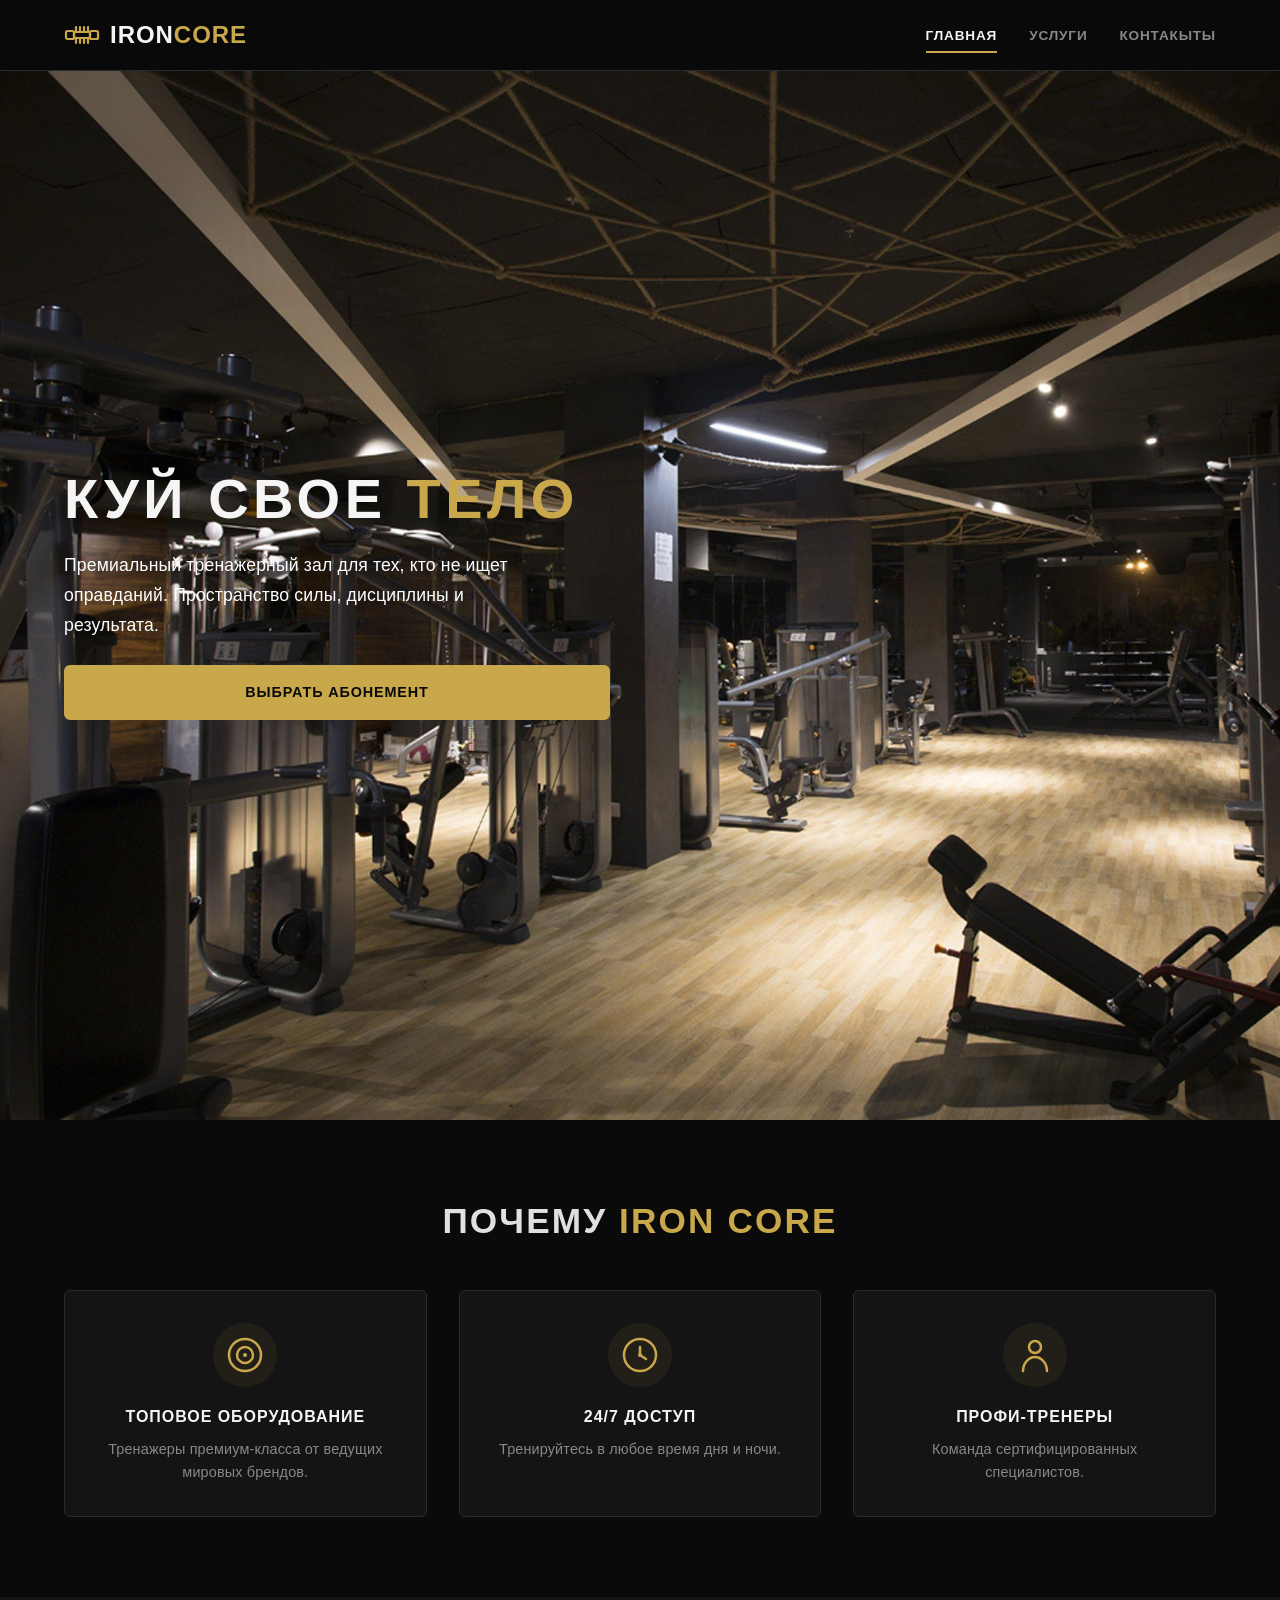
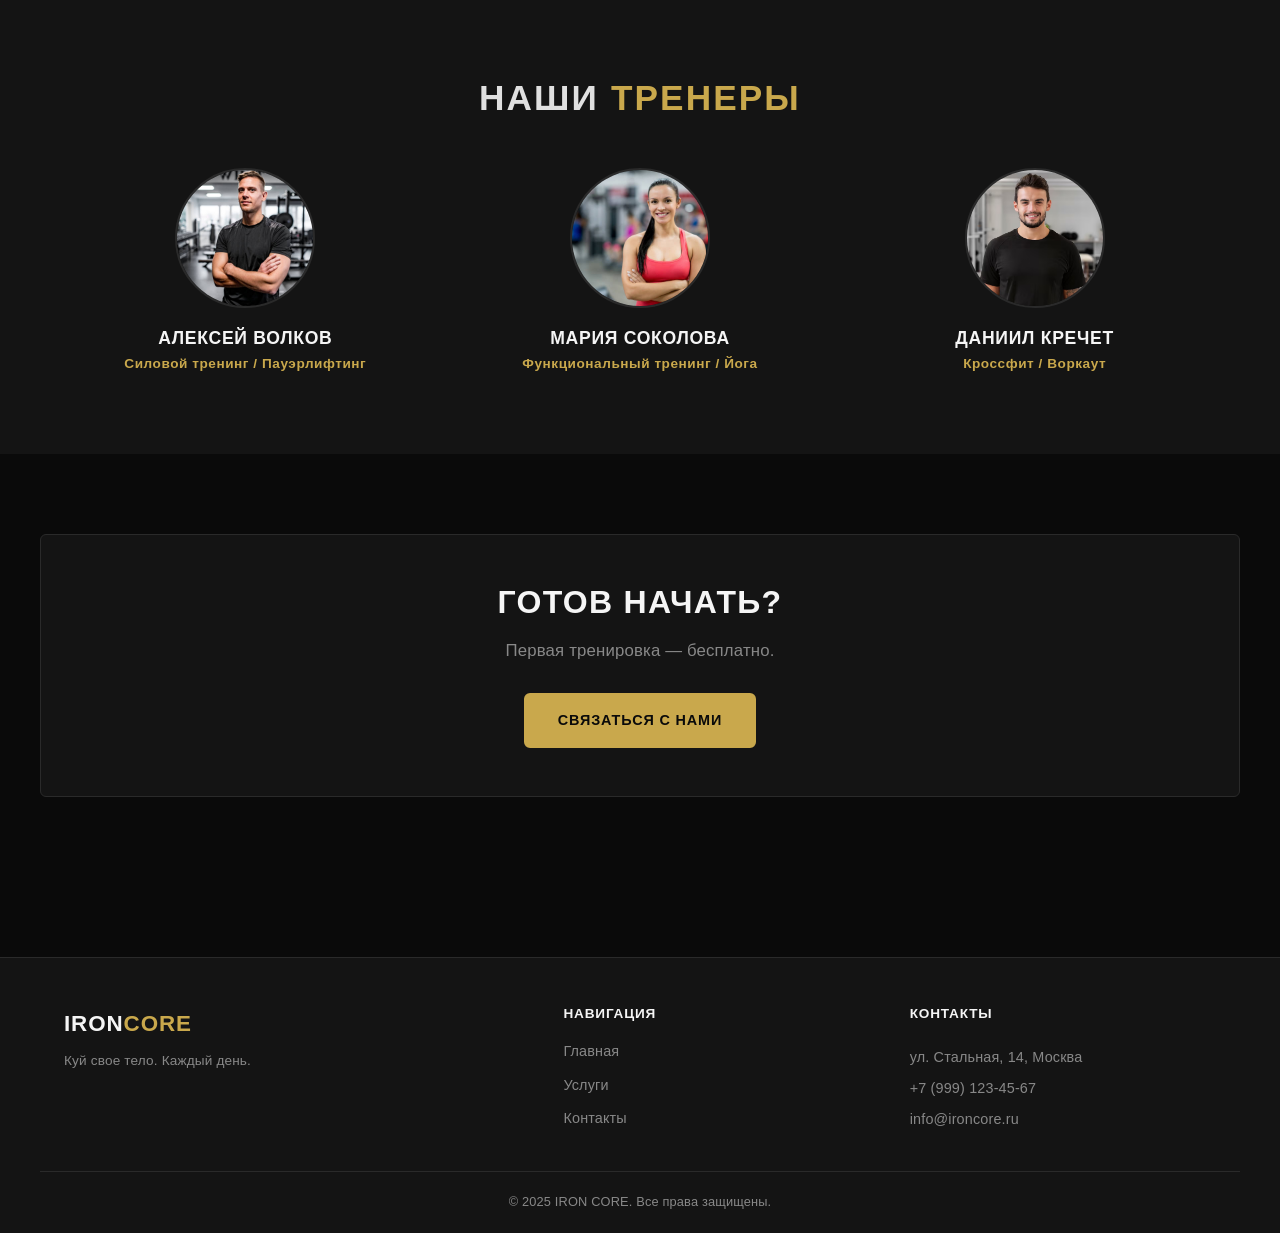
<file: index.html>
<!DOCTYPE html>
<html lang="ru">
<head>
    <meta charset="UTF-8">
    <meta name="viewport" content="width=device-width, initial-scale=1.0">
    <title>IRON CORE — Главная</title>
    <link rel="stylesheet" href="style.css">
</head>
<body>
    <header class="header">
        <div class="container header__inner">
            <a href="index.html" class="logo" aria-label="IRON CORE — на главную">
                <svg class="logo__icon" width="36" height="36" viewBox="0 0 36 36" fill="none" xmlns="http://www.w3.org/2000/svg">
                    <rect x="2" y="14" width="8" height="8" rx="1.5" stroke="currentColor" stroke-width="2.2"/>
                    <rect x="26" y="14" width="8" height="8" rx="1.5" stroke="currentColor" stroke-width="2.2"/>
                    <rect x="10" y="15" width="16" height="6" rx="1" stroke="currentColor" stroke-width="2.2"/>
                    <line x1="12" y1="10" x2="12" y2="14" stroke="currentColor" stroke-width="2.2" stroke-linecap="round"/>
                    <line x1="16" y1="10" x2="16" y2="14" stroke="currentColor" stroke-width="2.2" stroke-linecap="round"/>
                    <line x1="20" y1="10" x2="20" y2="14" stroke="currentColor" stroke-width="2.2" stroke-linecap="round"/>
                    <line x1="24" y1="10" x2="24" y2="14" stroke="currentColor" stroke-width="2.2" stroke-linecap="round"/>
                    <line x1="12" y1="22" x2="12" y2="26" stroke="currentColor" stroke-width="2.2" stroke-linecap="round"/>
                    <line x1="16" y1="22" x2="16" y2="26" stroke="currentColor" stroke-width="2.2" stroke-linecap="round"/>
                    <line x1="20" y1="22" x2="20" y2="26" stroke="currentColor" stroke-width="2.2" stroke-linecap="round"/>
                    <line x1="24" y1="22" x2="24" y2="26" stroke="currentColor" stroke-width="2.2" stroke-linecap="round"/>
                </svg>
                <span class="logo__text">IRON<span class="logo__accent">CORE</span></span>
            </a>
            <nav class="nav" aria-label="Основная навигация">
                <ul class="nav__list">
                    <li><a href="index.html" class="nav__link nav__link--active">Главная</a></li>
                    <li><a href="services.html" class="nav__link">Услуги</a></li>
                    <li><a href="contact.html" class="nav__link">Контакыты</a></li>
                </ul>
            </nav>
        </div>
    </header>

    <main>
        <section class="hero">
            <div class="background_banner">
                <div class="container hero__grid">
                    <div class="hero__content">
                        <h1 class="hero__title">КУЙ СВОЕ <span class="text-accent">ТЕЛО</span></h1>
                        <p class="hero__subtitle">Премиальный тренажерный зал для тех, кто не ищет оправданий. Пространство силы, дисциплины и результата.</p>
                        <a href="services.html" class="btn btn--primary">ВЫБРАТЬ АБОНЕМЕНТ</a>
                    </div>
                </div>
            </div>
        </section>

        <section class="features section">
            <div class="container">
                <h2 class="section__title">ПОЧЕМУ <span class="text-accent">IRON CORE</span></h2>
                <div class="features__grid">
                    <div class="feature-card">
                        <div class="feature-card__icon">
                            <svg width="40" height="40" viewBox="0 0 40 40" fill="none" xmlns="http://www.w3.org/2000/svg">
                                <circle cx="20" cy="20" r="16" stroke="currentColor" stroke-width="2.5"/>
                                <circle cx="20" cy="20" r="8" stroke="currentColor" stroke-width="2.5"/>
                                <circle cx="20" cy="20" r="2" fill="currentColor"/>
                            </svg>
                        </div>
                        <h3 class="feature-card__title">ТОПОВОЕ ОБОРУДОВАНИЕ</h3>
                        <p class="feature-card__text">Тренажеры премиум-класса от ведущих мировых брендов.</p>
                    </div>
                    <div class="feature-card">
                        <div class="feature-card__icon">
                            <svg width="40" height="40" viewBox="0 0 40 40" fill="none" xmlns="http://www.w3.org/2000/svg">
                                <circle cx="20" cy="20" r="16" stroke="currentColor" stroke-width="2.5"/>
                                <path d="M20 12V20L26 24" stroke="currentColor" stroke-width="2.5" stroke-linecap="round" stroke-linejoin="round"/>
                                <circle cx="20" cy="20" r="2" fill="currentColor"/>
                            </svg>
                        </div>
                        <h3 class="feature-card__title">24/7 ДОСТУП</h3>
                        <p class="feature-card__text">Тренируйтесь в любое время дня и ночи.</p>
                    </div>
                    <div class="feature-card">
                        <div class="feature-card__icon">
                            <svg width="40" height="40" viewBox="0 0 40 40" fill="none" xmlns="http://www.w3.org/2000/svg">
                                <circle cx="20" cy="12" r="6" stroke="currentColor" stroke-width="2.5"/>
                                <path d="M8 36C8 28 14 22 20 22C26 22 32 28 32 36" stroke="currentColor" stroke-width="2.5" stroke-linecap="round"/>
                            </svg>
                        </div>
                        <h3 class="feature-card__title">ПРОФИ-ТРЕНЕРЫ</h3>
                        <p class="feature-card__text">Команда сертифицированных специалистов.</p>
                    </div>
                </div>
            </div>
        </section>

        <section class="trainers section section--dark">
            <div class="container">
                <h2 class="section__title">НАШИ <span class="text-accent">ТРЕНЕРЫ</span></h2>
                <div class="trainers__grid">
                    <div class="trainer-card">
                        <div class="trainer-card__photo">
                            <img 
                                src="img/тренер1.jpg" 
                                alt="Алексей Волков — тренер" 
                                class="trainer-card__img"
                                width="140" height="140" loading="lazy"
                            >
                        </div>
                        <h3 class="trainer-card__name">АЛЕКСЕЙ ВОЛКОВ</h3>
                        <p class="trainer-card__spec">Силовой тренинг / Пауэрлифтинг</p>
                    </div>
                    <div class="trainer-card">
                        <div class="trainer-card__photo">
                            <img 
                                src="img/тренер3.jpg" 
                                alt="Мария Соколова — тренер" 
                                class="trainer-card__img"
                                width="140" height="140" loading="lazy"
                            >
                        </div>
                        <h3 class="trainer-card__name">МАРИЯ СОКОЛОВА</h3>
                        <p class="trainer-card__spec">Функциональный тренинг / Йога</p>
                    </div>
                    <div class="trainer-card">
                        <div class="trainer-card__photo">
                            <img 
                                src="img/тренер2.avif" 
                                alt="Даниил Кречет — тренер" 
                                class="trainer-card__img"
                                width="140" height="140" loading="lazy"
                            >
                        </div>
                        <h3 class="trainer-card__name">ДАНИИЛ КРЕЧЕТ</h3>
                        <p class="trainer-card__spec">Кроссфит / Воркаут</p>
                    </div>
                </div>
            </div>
        </section>

        <section class="cta section">
            <div class="container cta__inner">
                <h2 class="cta__title">ГОТОВ НАЧАТЬ?</h2>
                <p class="cta__text">Первая тренировка — бесплатно.</p>
                <a href="contact.html" class="btn btn--primary">СВЯЗАТЬСЯ С НАМИ</a>
            </div>
        </section>
    </main>

    <footer class="footer">
        <div class="container footer__inner">
            <div class="footer__brand">
                <span class="logo__text">IRON<span class="logo__accent">CORE</span></span>
                <p class="footer__tagline">Куй свое тело. Каждый день.</p>
            </div>
            <div class="footer__nav">
                <h4 class="footer__heading">Навигация</h4>
                <ul>
                    <li><a href="index.html">Главная</a></li>
                    <li><a href="services.html">Услуги</a></li>
                    <li><a href="contact.html">Контакты</a></li>
                </ul>
            </div>
            <div class="footer__info">
                <h4 class="footer__heading">Контакты</h4>
                <p>ул. Стальная, 14, Москва</p>
                <p>+7 (999) 123-45-67</p>
                <p>info@ironcore.ru</p>
            </div>
        </div>
        <div class="footer__bottom container">
            <p>&copy; 2025 IRON CORE. Все права защищены.</p>
        </div>
    </footer>
</body>
</html>
</file>
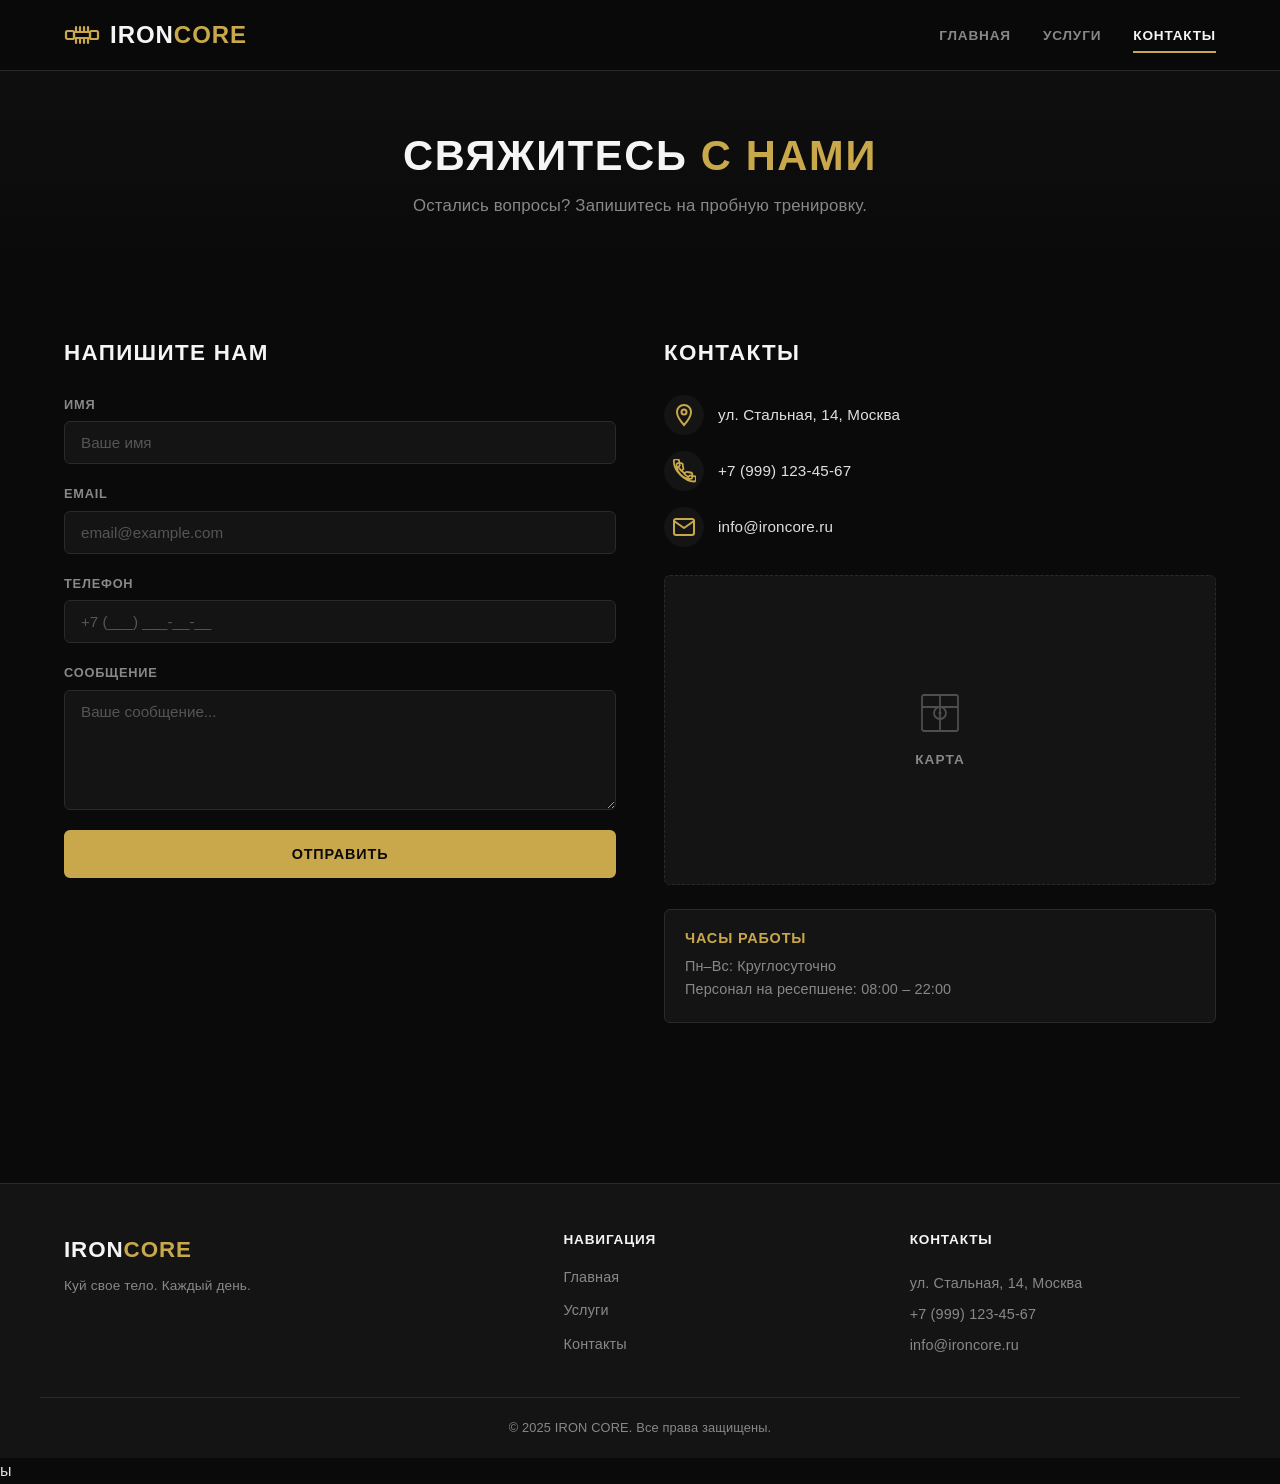
<file: contact.html>
<!DOCTYPE html>
<html lang="ru">
<head>
    <meta charset="UTF-8">
    <meta name="viewport" content="width=device-width, initial-scale=1.0">
    <title>IRON CORE — Контакты</title>
    <link rel="stylesheet" href="style.css">
</head>
<body>
    <header class="header">
        <div class="container header__inner">
            <a href="index.html" class="logo" aria-label="IRON CORE — на главную">
                <svg class="logo__icon" width="36" height="36" viewBox="0 0 36 36" fill="none" xmlns="http://www.w3.org/2000/svg">
                    <rect x="2" y="14" width="8" height="8" rx="1.5" stroke="currentColor" stroke-width="2.2"/>
                    <rect x="26" y="14" width="8" height="8" rx="1.5" stroke="currentColor" stroke-width="2.2"/>
                    <rect x="10" y="15" width="16" height="6" rx="1" stroke="currentColor" stroke-width="2.2"/>
                    <line x1="12" y1="10" x2="12" y2="14" stroke="currentColor" stroke-width="2.2" stroke-linecap="round"/>
                    <line x1="16" y1="10" x2="16" y2="14" stroke="currentColor" stroke-width="2.2" stroke-linecap="round"/>
                    <line x1="20" y1="10" x2="20" y2="14" stroke="currentColor" stroke-width="2.2" stroke-linecap="round"/>
                    <line x1="24" y1="10" x2="24" y2="14" stroke="currentColor" stroke-width="2.2" stroke-linecap="round"/>
                    <line x1="12" y1="22" x2="12" y2="26" stroke="currentColor" stroke-width="2.2" stroke-linecap="round"/>
                    <line x1="16" y1="22" x2="16" y2="26" stroke="currentColor" stroke-width="2.2" stroke-linecap="round"/>
                    <line x1="20" y1="22" x2="20" y2="26" stroke="currentColor" stroke-width="2.2" stroke-linecap="round"/>
                    <line x1="24" y1="22" x2="24" y2="26" stroke="currentColor" stroke-width="2.2" stroke-linecap="round"/>
                </svg>
                <span class="logo__text">IRON<span class="logo__accent">CORE</span></span>
            </a>
            <nav class="nav" aria-label="Основная навигация">
                <ul class="nav__list">
                    <li><a href="index.html" class="nav__link">Главная</a></li>
                    <li><a href="services.html" class="nav__link">Услуги</a></li>
                    <li><a href="contact.html" class="nav__link nav__link--active">Контакты</a></li>
                </ul>
            </nav>
        </div>
    </header>

    <main>
        <section class="page-hero">
            <div class="container">
                <h1 class="page-hero__title">СВЯЖИТЕСЬ <span class="text-accent">С НАМИ</span></h1>
                <p class="page-hero__subtitle">Остались вопросы? Запишитесь на пробную тренировку.</p>
            </div>
        </section>

        <section class="contact section">
            <div class="container contact__grid">
                <div class="contact__form-wrapper">
                    <h2 class="contact__heading">НАПИШИТЕ НАМ</h2>
                    <form class="form" action="#" method="post">
                        <div class="form__group">
                            <label for="name" class="form__label">Имя</label>
                            <input type="text" id="name" name="name" class="form__input" placeholder="Ваше имя" required>
                        </div>
                        <div class="form__group">
                            <label for="email" class="form__label">Email</label>
                            <input type="email" id="email" name="email" class="form__input" placeholder="email@example.com" required>
                        </div>
                        <div class="form__group">
                            <label for="phone" class="form__label">Телефон</label>
                            <input type="tel" id="phone" name="phone" class="form__input" placeholder="+7 (___) ___-__-__">
                        </div>
                        <div class="form__group">
                            <label for="message" class="form__label">Сообщение</label>
                            <textarea id="message" name="message" class="form__input form__input--textarea" placeholder="Ваше сообщение..." rows="5" required></textarea>
                        </div>
                        <button type="submit" class="btn btn--primary btn--full">ОТПРАВИТЬ</button>
                    </form>
                </div>

                <div class="contact__info">
                    <h2 class="contact__heading">КОНТАКТЫ</h2>
                    <div class="contact__details">
                        <div class="contact__item">
                            <div class="contact__icon">
                                <svg width="24" height="24" viewBox="0 0 24 24" fill="none" xmlns="http://www.w3.org/2000/svg">
                                    <path d="M12 2C8.13 2 5 5.13 5 9C5 14.25 12 22 12 22C12 22 19 14.25 19 9C19 5.13 15.87 2 12 2Z" stroke="currentColor" stroke-width="2"/>
                                    <circle cx="12" cy="9" r="2.5" stroke="currentColor" stroke-width="2"/>
                                </svg>
                            </div>
                            <span>ул. Стальная, 14, Москва</span>
                        </div>
                        <div class="contact__item">
                            <div class="contact__icon">
                                <svg width="24" height="24" viewBox="0 0 24 24" fill="none" xmlns="http://www.w3.org/2000/svg">
                                    <path d="M21 15.5V18.5C21 19.6 20.1 20.5 19 20.5C10.6 20.5 3.5 13.4 3.5 5C3.5 3.9 4.4 3 5.5 3H8.5C9.6 3 10.5 3.9 10.5 5C10.5 6.3 10.7 7.5 11.1 8.6C11.3 9.1 11.2 9.7 10.8 10.1L9.5 11.4C11.2 14.3 13.7 16.8 16.6 18.5L17.9 17.2C18.3 16.8 18.9 16.7 19.4 16.9C20.5 17.3 21.7 17.5 23 17.5C24.1 17.5 25 18.4 25 19.5V21.5C25 22.6 24.1 23.5 23 23.5C12.4 23.5 0.5 11.6 0.5 1C0.5 -0.1 1.4 -1 2.5 -1H4.5C5.6 -1 6.5 -0.1 6.5 1C6.5 2.3 6.7 3.5 7.1 4.6C7.3 5.1 7.2 5.7 6.8 6.1L5.5 7.4C7.2 10.3 9.7 12.8 12.6 14.5L13.9 13.2C14.3 12.8 14.9 12.7 15.4 12.9C16.5 13.3 17.7 13.5 19 13.5C20.1 13.5 21 14.4 21 15.5Z" stroke="currentColor" stroke-width="2" transform="scale(0.9) translate(1.5, 1.5)"/>
                                </svg>
                            </div>
                            <span>+7 (999) 123-45-67</span>
                        </div>
                        <div class="contact__item">
                            <div class="contact__icon">
                                <svg width="24" height="24" viewBox="0 0 24 24" fill="none" xmlns="http://www.w3.org/2000/svg">
                                    <rect x="2" y="4" width="20" height="16" rx="2" stroke="currentColor" stroke-width="2"/>
                                    <path d="M2 6L12 13L22 6" stroke="currentColor" stroke-width="2" stroke-linecap="round" stroke-linejoin="round"/>
                                </svg>
                            </div>
                            <span>info@ironcore.ru</span>
                        </div>
                    </div>

                    <div class="contact__map placeholder placeholder--dark">
                        <svg width="48" height="48" viewBox="0 0 48 48" fill="none" xmlns="http://www.w3.org/2000/svg">
                            <rect x="6" y="6" width="36" height="36" rx="2" stroke="currentColor" stroke-width="1.8"/>
                            <path d="M6 18H42" stroke="currentColor" stroke-width="1.8"/>
                            <path d="M24 6V42" stroke="currentColor" stroke-width="1.8"/>
                            <circle cx="24" cy="24" r="6" stroke="currentColor" stroke-width="1.8"/>
                            <circle cx="24" cy="24" r="1.5" fill="currentColor"/>
                        </svg>
                        <span>КАРТА</span>
                    </div>

                    <div class="contact__hours">
                        <h3>ЧАСЫ РАБОТЫ</h3>
                        <p>Пн–Вс: Круглосуточно</p>
                        <p>Персонал на ресепшене: 08:00 – 22:00</p>
                    </div>
                </div>
            </div>
        </section>
    </main>

    <footer class="footer">
        <div class="container footer__inner">
            <div class="footer__brand">
                <span class="logo__text">IRON<span class="logo__accent">CORE</span></span>
                <p class="footer__tagline">Куй свое тело. Каждый день.</p>
            </div>
            <div class="footer__nav">
                <h4 class="footer__heading">Навигация</h4>
                <ul>
                    <li><a href="index.html">Главная</a></li>
                    <li><a href="services.html">Услуги</a></li>
                    <li><a href="contact.html">Контакты</a></li>
                </ul>
            </div>
            <div class="footer__info">
                <h4 class="footer__heading">Контакты</h4>
                <p>ул. Стальная, 14, Москва</p>
                <p>+7 (999) 123-45-67</p>
                <p>info@ironcore.ru</p>
            </div>
        </div>
        <div class="footer__bottom container">
            <p>&copy; 2025 IRON CORE. Все права защищены.</p>
        </div>
    </footer>
</body>
</html>ы
</file>
<file: style.css>
*,
*::before,
*::after {
    margin: 0;
    padding: 0;
    box-sizing: border-box;
}

html {
    font-size: 16px;
    scroll-behavior: smooth;
}

body {
    font-family: 'Helvetica Neue', 'Arial', sans-serif;
    background-color: #0a0a0a;
    color: #e0e0e0;
    line-height: 1.6;
    -webkit-font-smoothing: antialiased;
    -moz-osx-font-smoothing: grayscale;
    letter-spacing: 0.01em;
}

img {
    max-width: 100%;
    display: block;
}

a {
    color: inherit;
    text-decoration: none;
    transition: color 0.25s ease;
}

ul {
    list-style: none;
}

.container {
    max-width: 1200px;
    margin: 0 auto;
    padding: 0 24px;
}

h1, h2, h3, h4 {
    font-family: 'Helvetica Neue', 'Arial', sans-serif;
    font-weight: 700;
    text-transform: uppercase;
    letter-spacing: 0.04em;
    line-height: 1.2;
}

.text-accent {
    color: #c9a84c;
}

.section__title {
    font-size: 2.2rem;
    text-align: center;
    margin-bottom: 48px;
    letter-spacing: 0.06em;
}

@media (max-width: 768px) {
    .section__title {
        font-size: 1.7rem;
        margin-bottom: 32px;
    }
}

.btn {
    display: inline-block;
    font-family: 'Helvetica Neue', 'Arial', sans-serif;
    font-weight: 700;
    text-transform: uppercase;
    letter-spacing: 0.06em;
    padding: 14px 32px;
    border: 2px solid transparent;
    cursor: pointer;
    transition: all 0.25s ease;
    font-size: 0.9rem;
    text-align: center;
    border-radius: 6px;
}

.btn--primary {
    background-color: #c9a84c;
    color: #0a0a0a;
    border-color: #c9a84c;
}

.btn--primary:hover {
    background-color: #d4b35a;
    border-color: #d4b35a;
    color: #0a0a0a;
}

.btn--outline {
    background-color: transparent;
    color: #e0e0e0;
    border-color: #2a2a2a;
}

.btn--outline:hover {
    border-color: #c9a84c;
    color: #c9a84c;
}

.btn--full {
    width: 100%;
}

.header {
    background-color: rgba(10, 10, 10, 0.92);
    backdrop-filter: blur(10px);
    -webkit-backdrop-filter: blur(10px);
    border-bottom: 1px solid #2a2a2a;
    position: sticky;
    top: 0;
    z-index: 100;
}

.header__inner {
    display: flex;
    align-items: center;
    justify-content: space-between;
    height: 70px;
}

.logo {
    display: flex;
    align-items: center;
    gap: 10px;
    color: #f5f5f5;
    text-decoration: none;
}

.logo__icon {
    color: #c9a84c;
    flex-shrink: 0;
}

.logo__text {
    font-family: 'Helvetica Neue', 'Arial', sans-serif;
    font-weight: 800;
    font-size: 1.5rem;
    letter-spacing: 0.04em;
    color: #f5f5f5;
}

.logo__accent {
    color: #c9a84c;
}

.nav__list {
    display: flex;
    gap: 32px;
}

.nav__link {
    font-family: 'Helvetica Neue', 'Arial', sans-serif;
    font-weight: 600;
    text-transform: uppercase;
    font-size: 0.85rem;
    letter-spacing: 0.06em;
    color: #888888;
    padding: 8px 0;
    border-bottom: 2px solid transparent;
    transition: all 0.25s ease;
}

.nav__link:hover,
.nav__link--active {
    color: #f5f5f5;
    border-bottom-color: #c9a84c;
}

@media (max-width: 600px) {
    .header__inner {
        flex-direction: column;
        height: auto;
        padding: 12px 0;
        gap: 8px;
    }
    .nav__list {
        gap: 16px;
    }
}

.hero {
    padding: 400px 0;
    background-image: url(img/banner.jpg);
    background-repeat: no-repeat;
    background-size: cover;

    
}

.hero__grid {
    display: grid;
    grid-template-columns: 1fr 1fr;
    gap: 60px;
    align-items: center;
}

.hero__content {
    display: flex;
    flex-direction: column;
    gap: 24px;
}

.hero__title {
    font-size: 3.5rem;
    font-weight: 900;
    letter-spacing: 0.08em;
    line-height: 1;
    color: #f5f5f5;
}

.hero__subtitle {
    font-size: 1.1rem;
    color: #ffffff;
    max-width: 460px;
    line-height: 1.7;
}

.hero__image {
    display: flex;
    justify-content: center;
}

.hero__photo {
    width: 100%;
    max-width: 500px;
    height: auto;
    border-radius: 6px;
    display: block;
    object-fit: cover;
}

@media (max-width: 768px) {
    .hero__grid {
        grid-template-columns: 1fr;
        gap: 40px;
    }
    .hero__title {
        font-size: 2.5rem;
    }
    .hero__image {
        order: -1;
    }
}

.placeholder {
    width: 100%;
    max-width: 500px;
    aspect-ratio: 4 / 3;
    display: flex;
    flex-direction: column;
    align-items: center;
    justify-content: center;
    gap: 12px;
    border-radius: 6px;
    font-family: 'Helvetica Neue', 'Arial', sans-serif;
    font-weight: 700;
    text-transform: uppercase;
    letter-spacing: 0.08em;
    font-size: 0.85rem;
    color: #888888;
    border: 1px dashed #2a2a2a;
    transition: border-color 0.25s ease;
}

.placeholder svg {
    color: #888888;
    opacity: 0.5;
}

.placeholder--dark {
    background-color: #141414;
}

.placeholder--light {
    background-color: #1e1e1e;
}

.placeholder:hover {
    border-color: #c9a84c;
}

.section {
    padding: 80px 0;
}

.section--dark {
    background-color: #141414;
}

.features__grid {
    display: grid;
    grid-template-columns: repeat(auto-fit, minmax(280px, 1fr));
    gap: 32px;
}

.feature-card {
    background-color: #141414;
    border: 1px solid #2a2a2a;
    border-radius: 6px;
    padding: 32px 28px;
    text-align: center;
    transition: border-color 0.25s ease;
}

.feature-card:hover {
    border-color: #c9a84c;
}

.feature-card__icon {
    width: 64px;
    height: 64px;
    margin: 0 auto 20px;
    display: flex;
    align-items: center;
    justify-content: center;
    background-color: rgba(201, 168, 76, 0.08);
    border-radius: 50%;
    color: #c9a84c;
}

.feature-card__title {
    font-size: 1rem;
    letter-spacing: 0.06em;
    margin-bottom: 12px;
    color: #f5f5f5;
}

.feature-card__text {
    font-size: 0.9rem;
    color: #888888;
    line-height: 1.6;
}

.trainers__grid {
    display: grid;
    grid-template-columns: repeat(auto-fit, minmax(220px, 1fr));
    gap: 32px;
}

.trainer-card {
    text-align: center;
}

.trainer-card__photo {
    width: 140px;
    height: 140px;
    border-radius: 50%;
    margin: 0 auto 20px;
    overflow: hidden;
    border: 2px solid #2a2a2a;
    display: flex;
    align-items: center;
    justify-content: center;
    background-color: #1e1e1e;
}

.trainer-card__img {
    width: 100%;
    height: 100%;
    object-fit: cover;
    display: block;
}

.trainer-card__name {
    font-size: 1.1rem;
    color: #f5f5f5;
    margin-bottom: 4px;
}

.trainer-card__spec {
    font-size: 0.85rem;
    color: #c9a84c;
    font-weight: 600;
    letter-spacing: 0.04em;
}

.cta__inner {
    text-align: center;
    padding: 48px 24px;
    background-color: #141414;
    border: 1px solid #2a2a2a;
    border-radius: 6px;
}

.cta__title {
    font-size: 2rem;
    color: #f5f5f5;
    margin-bottom: 16px;
}

.cta__text {
    color: #888888;
    margin-bottom: 28px;
    font-size: 1.05rem;
}

.page-hero {
    padding: 60px 0 40px;
    text-align: center;
    background: linear-gradient(180deg, #0f0f0f 0%, #0a0a0a 100%);
}

.page-hero__title {
    font-size: 2.6rem;
    color: #f5f5f5;
    margin-bottom: 12px;
}

.page-hero__subtitle {
    color: #888888;
    font-size: 1.05rem;
    max-width: 500px;
    margin: 0 auto;
}

@media (max-width: 600px) {
    .page-hero__title {
        font-size: 1.9rem;
    }
}

.pricing__grid {
    display: grid;
    grid-template-columns: repeat(auto-fit, minmax(280px, 1fr));
    gap: 28px;
    align-items: stretch;
}

.pricing-card {
    background-color: #141414;
    border: 1px solid #2a2a2a;
    border-radius: 6px;
    padding: 32px 28px;
    display: flex;
    flex-direction: column;
    gap: 20px;
    transition: border-color 0.25s ease, transform 0.25s ease;
    position: relative;
}

.pricing-card:hover {
    border-color: #c9a84c;
    transform: translateY(-4px);
}

.pricing-card--popular {
    border-color: #c9a84c;
    box-shadow: 0 0 30px rgba(201, 168, 76, 0.25);
}

.pricing-card__badge {
    position: absolute;
    top: -13px;
    left: 50%;
    transform: translateX(-50%);
    background-color: #c9a84c;
    color: #0a0a0a;
    font-family: 'Helvetica Neue', 'Arial', sans-serif;
    font-weight: 700;
    font-size: 0.75rem;
    letter-spacing: 0.08em;
    padding: 6px 18px;
    border-radius: 20px;
    white-space: nowrap;
}

.pricing-card__header {
    text-align: center;
}

.pricing-card__name {
    font-size: 1.3rem;
    color: #f5f5f5;
    margin-bottom: 8px;
}

.pricing-card__price {
    font-size: 2.4rem;
    font-weight: 900;
    color: #c9a84c;
    font-family: 'Helvetica Neue', 'Arial', sans-serif;
}

.pricing-card__period {
    font-size: 0.9rem;
    font-weight: 400;
    color: #888888;
}

.pricing-card__features {
    list-style: none;
    display: flex;
    flex-direction: column;
    gap: 10px;
    flex: 1;
}

.pricing-card__features li {
    padding: 6px 0;
    border-bottom: 1px solid #2a2a2a;
    font-size: 0.9rem;
    color: #e0e0e0;
}

.pricing-card__features li:last-child {
    border-bottom: none;
}

.pricing-card .btn {
    margin-top: auto;
}

.services__grid {
    display: grid;
    grid-template-columns: repeat(auto-fit, minmax(300px, 1fr));
    gap: 28px;
}

.service-item {
    display: flex;
    gap: 18px;
    align-items: flex-start;
    background-color: #0a0a0a;
    border: 1px solid #2a2a2a;
    border-radius: 6px;
    padding: 24px;
    transition: border-color 0.25s ease;
}

.service-item:hover {
    border-color: #c9a84c;
}

.service-item__icon {
    width: 48px;
    height: 48px;
    flex-shrink: 0;
    display: flex;
    align-items: center;
    justify-content: center;
    color: #c9a84c;
    background-color: rgba(201, 168, 76, 0.08);
    border-radius: 50%;
}

.service-item h3 {
    font-size: 1rem;
    color: #f5f5f5;
    margin-bottom: 6px;
}

.service-item p {
    font-size: 0.9rem;
    color: #888888;
    line-height: 1.5;
}

.gallery__grid {
    display: grid;
    grid-template-columns: repeat(auto-fit, minmax(250px, 1fr));
    gap: 20px;
}

.gallery__item {
    position: relative;
    border-radius: 6px;
    overflow: hidden;
    background-color: #141414;
    border: 1px solid #2a2a2a;
    transition: border-color 0.25s ease;
}

.gallery__item:hover {
    border-color: #c9a84c;
}

.gallery__img {
    width: 100%;
    height: auto;
    display: block;
    object-fit: cover;
    aspect-ratio: 4 / 3;
}

.gallery__caption {
    display: block;
    text-align: center;
    padding: 12px 8px;
    font-family: 'Helvetica Neue', 'Arial', sans-serif;
    font-weight: 700;
    font-size: 0.8rem;
    letter-spacing: 0.06em;
    color: #888888;
    text-transform: uppercase;
    background-color: #141414;
}

.contact__grid {
    display: grid;
    grid-template-columns: 1fr 1fr;
    gap: 48px;
    align-items: start;
}

.contact__heading {
    font-size: 1.4rem;
    color: #f5f5f5;
    margin-bottom: 28px;
    letter-spacing: 0.06em;
}

.form {
    display: flex;
    flex-direction: column;
    gap: 20px;
}

.form__group {
    display: flex;
    flex-direction: column;
    gap: 6px;
}

.form__label {
    font-family: 'Helvetica Neue', 'Arial', sans-serif;
    font-weight: 600;
    font-size: 0.8rem;
    text-transform: uppercase;
    letter-spacing: 0.06em;
    color: #888888;
}

.form__input {
    background-color: #141414;
    border: 1px solid #2a2a2a;
    border-radius: 6px;
    padding: 12px 16px;
    color: #f5f5f5;
    font-family: 'Helvetica Neue', 'Arial', sans-serif;
    font-size: 0.95rem;
    transition: border-color 0.25s ease;
    width: 100%;
}

.form__input:focus {
    outline: none;
    border-color: #c9a84c;
}

.form__input::placeholder {
    color: #555555;
}

.form__input--textarea {
    resize: vertical;
    min-height: 120px;
}

.contact__details {
    display: flex;
    flex-direction: column;
    gap: 16px;
    margin-bottom: 28px;
}

.contact__item {
    display: flex;
    align-items: center;
    gap: 14px;
    color: #e0e0e0;
    font-size: 0.95rem;
}

.contact__icon {
    width: 40px;
    height: 40px;
    flex-shrink: 0;
    display: flex;
    align-items: center;
    justify-content: center;
    background-color: #141414;
    border-radius: 50%;
    color: #c9a84c;
}

.contact__map {
    width: 100%;
    max-width: 100%;
    aspect-ratio: 16 / 9;
    margin-bottom: 24px;
}

.contact__hours {
    background-color: #141414;
    border: 1px solid #2a2a2a;
    border-radius: 6px;
    padding: 20px;
}

.contact__hours h3 {
    font-size: 0.9rem;
    color: #c9a84c;
    margin-bottom: 8px;
    letter-spacing: 0.06em;
}

.contact__hours p {
    color: #888888;
    font-size: 0.9rem;
    line-height: 1.6;
}

@media (max-width: 768px) {
    .contact__grid {
        grid-template-columns: 1fr;
    }
}

.footer {
    background-color: #141414;
    border-top: 1px solid #2a2a2a;
    padding: 48px 0 0;
    margin-top: 80px;
}

.footer__inner {
    display: grid;
    grid-template-columns: 1.5fr 1fr 1fr;
    gap: 40px;
    padding-bottom: 40px;
}

.footer__brand .logo__text {
    font-size: 1.4rem;
}

.footer__tagline {
    color: #888888;
    font-size: 0.85rem;
    margin-top: 8px;
}

.footer__heading {
    font-size: 0.85rem;
    color: #f5f5f5;
    letter-spacing: 0.06em;
    margin-bottom: 16px;
}

.footer__nav ul,
.footer__info {
    display: flex;
    flex-direction: column;
    gap: 8px;
}

.footer__nav a,
.footer__info p {
    color: #888888;
    font-size: 0.9rem;
    transition: color 0.25s ease;
}

.footer__nav a:hover {
    color: #c9a84c;
}

.footer__bottom {
    border-top: 1px solid #2a2a2a;
    padding: 20px 0;
    text-align: center;
    color: #888888;
    font-size: 0.8rem;
}

@media (max-width: 768px) {
    .footer__inner {
        grid-template-columns: 1fr;
        gap: 28px;
    }
}
</file>
